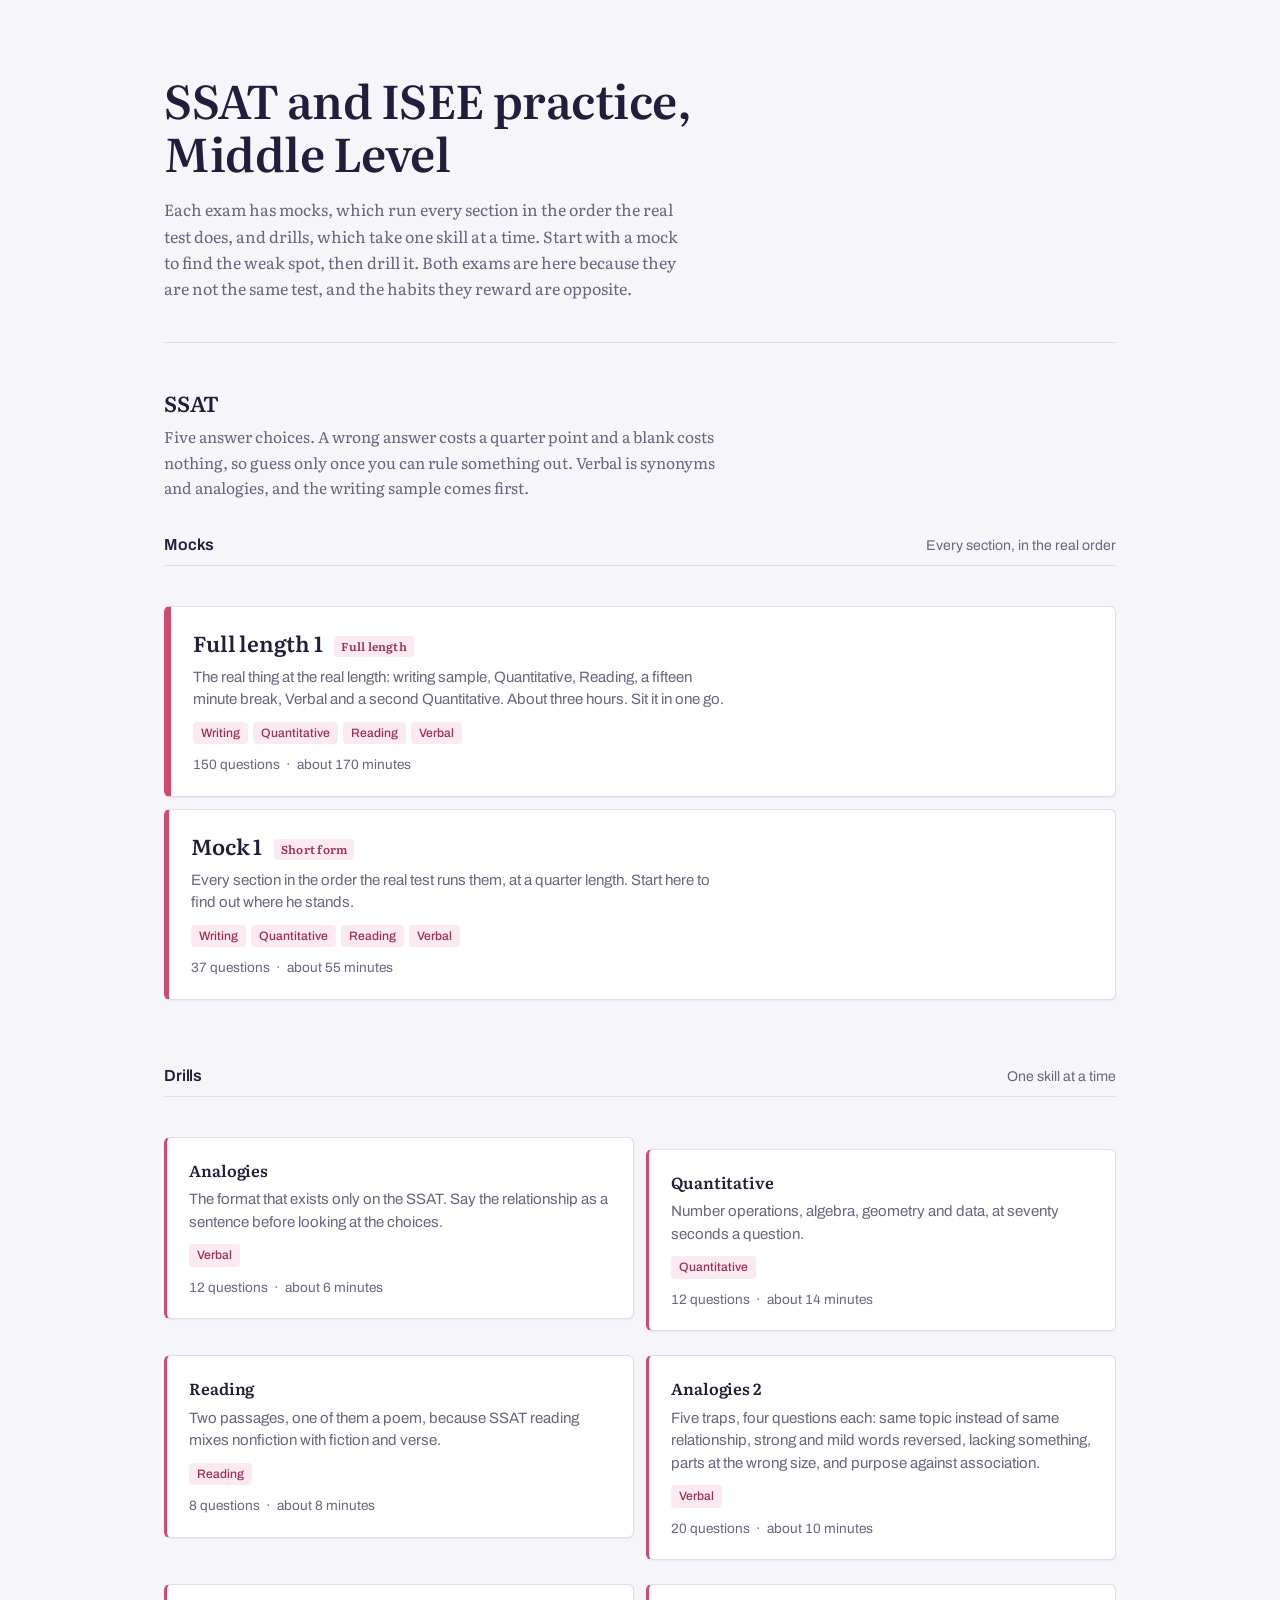
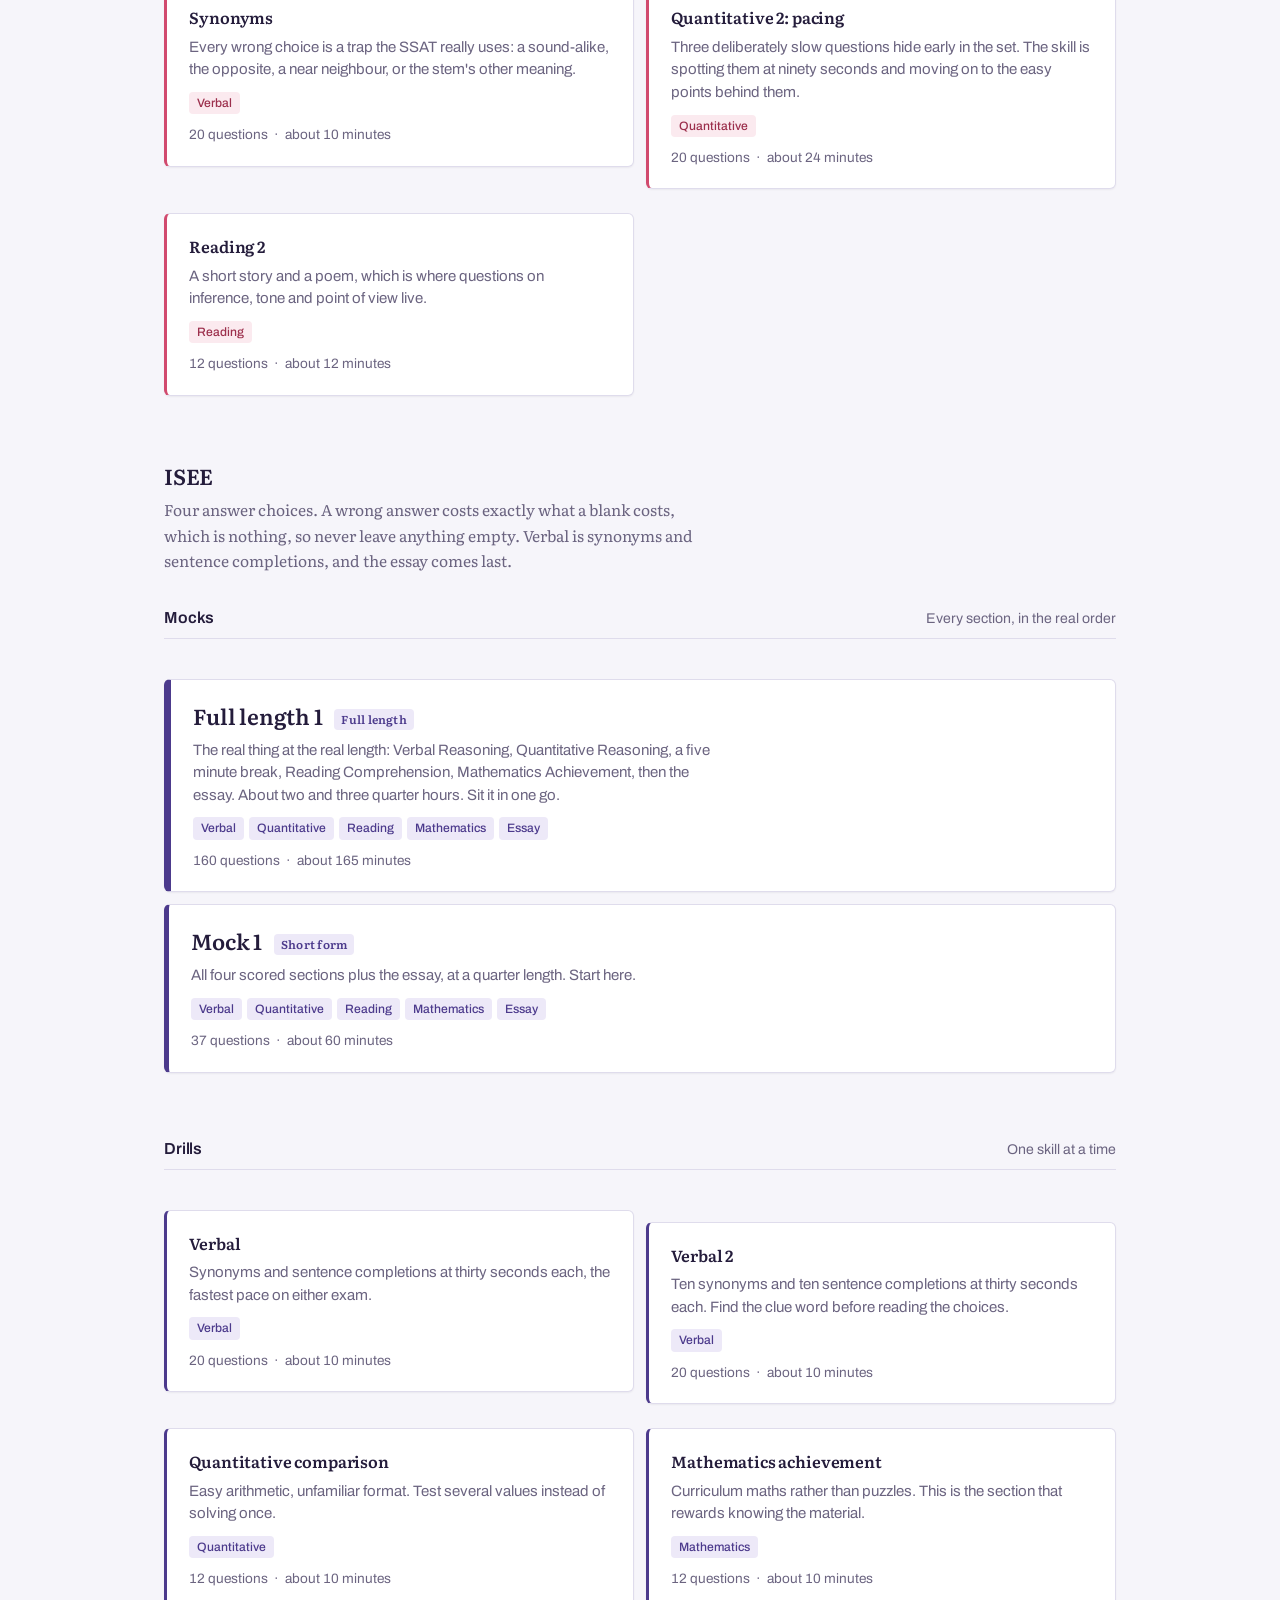
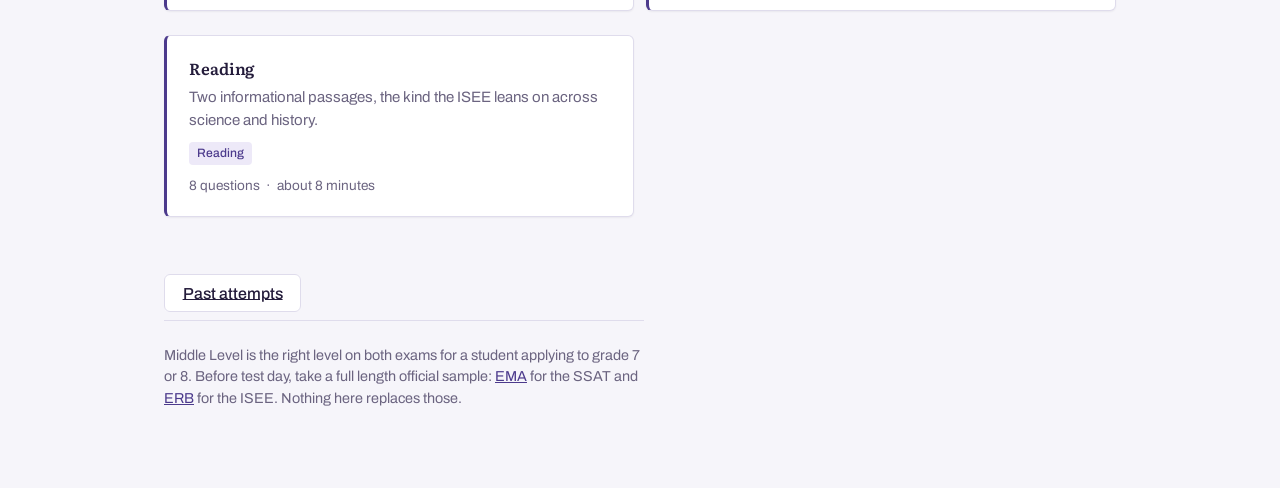
<file: index.html>
<!doctype html>
<html lang="en">
<head>
<meta charset="utf-8">
<meta name="viewport" content="width=device-width, initial-scale=1">
<title>SSAT and ISEE practice</title>
<link rel="preconnect" href="https://fonts.googleapis.com">
<link rel="preconnect" href="https://fonts.gstatic.com" crossorigin>
<link href="https://fonts.googleapis.com/css2?family=Archivo:wght@400;500;600&family=Literata:opsz,wght@7..72,400;7..72,600&display=swap" rel="stylesheet">
<link rel="stylesheet" href="assets/style.css">
</head>
<body>

<div class="wrap">
  <header class="masthead">
    <h1>SSAT and ISEE practice, Middle Level</h1>
    <p>Each exam has mocks, which run every section in the order the real test does, and drills,
    which take one skill at a time. Start with a mock to find the weak spot, then drill it. Both
    exams are here because they are not the same test, and the habits they reward are opposite.</p>
  </header>

  <div id="groups">
    <p class="empty">Loading the test list.</p>
  </div>

  <div id="attempted"></div>

  <p style="margin:2.5rem 0 0"><a class="btn" href="results.html">Past attempts</a></p>

  <p class="note">Middle Level is the right level on both exams for a student applying to grade 7
  or 8. Before test day, take a full length official sample:
  <a href="https://www.ssat.org/">EMA</a> for the SSAT and
  <a href="https://www.erblearn.org/families/isee-preparation/">ERB</a> for the ISEE. Nothing here
  replaces those.</p>
</div>

<script>
var STORE = "prep:attempts";

var LEDE = {
  SSAT: "Five answer choices. A wrong answer costs a quarter point and a blank costs nothing, so guess only once you can rule something out. Verbal is synonyms and analogies, and the writing sample comes first.",
  ISEE: "Four answer choices. A wrong answer costs exactly what a blank costs, which is nothing, so never leave anything empty. Verbal is synonyms and sentence completions, and the essay comes last."
};

var KIND = {
  mock: { title: "Mocks", hint: "Every section, in the real order" },
  drill: { title: "Drills", hint: "One skill at a time" }
};

function esc(s) {
  return String(s).replace(/[&<>"']/g, function (c) {
    return { "&": "&amp;", "<": "&lt;", ">": "&gt;", '"': "&quot;", "'": "&#39;" }[c];
  });
}

function loadAttempts() {
  try { return JSON.parse(localStorage.getItem(STORE) || "[]"); } catch (e) { return []; }
}

function shortDate(iso) {
  return new Date(iso).toLocaleDateString(undefined, { day: "numeric", month: "short" });
}

function totals(a) {
  var r = 0, w = 0, t = 0, sec = 0;
  a.sections.forEach(function (s) { r += s.right; w += s.wrong; t += s.total; sec += s.seconds; });
  return { right: r, wrong: w, total: t, seconds: sec, raw: r - w * (a.wrongPenalty || 0) };
}

function lengthLabel(t) {
  if (t.format === "full") return "Full length";
  if (t.kind === "mock") return "Short form";
  return "";
}

/* An unfinished sitting leaves a snapshot under prep:snapshot:<id>:<seq>. Say so on the card. */
function inProgress(id) {
  try {
    for (var i = 0; i < localStorage.length; i++) {
      var k = localStorage.key(i);
      if (k && k.indexOf("prep:snapshot:" + id + ":") === 0) return true;
    }
  } catch (e) {}
  return false;
}

function resumeTag(t) {
  return inProgress(t.id) ? ' <span class="length resume">In progress</span>' : "";
}

function card(t, exam) {
  var chips = (t.covers || []).map(function (c) {
    return '<span class="chip">' + esc(c) + "</span>";
  }).join("");
  var label = lengthLabel(t);
  return '<li><a class="test-card ' + exam.toLowerCase() + " " + t.kind + (t.format === "full" ? " full" : "") +
    '" href="test.html?id=' + encodeURIComponent(t.id) + '">' +
    "<h2>" + esc(t.title) + (label ? ' <span class="length">' + label + "</span>" : "") + resumeTag(t) + "</h2>" +
    "<p>" + (inProgress(t.id) ? "You have an unfinished attempt here. Open the test to resume it. " : "") + esc(t.blurb) + "</p>" +
    (chips ? '<div class="covers">' + chips + "</div>" : "") +
    '<div class="test-meta">' + t.questions + " questions &nbsp;·&nbsp; about " +
    t.minutes + " minutes</div></a></li>";
}

/* A test that has been taken at least once moves out of its exam group and into Attempted, where
   every sitting is listed with its score so progress across attempts can be read at a glance. */
function attemptedCard(t, attempts) {
  var sorted = attempts.slice().sort(function (a, b) { return a.takenAt.localeCompare(b.takenAt); });
  var latest = sorted[sorted.length - 1];
  var penalty = latest.wrongPenalty || 0;
  var score = function (a) { var x = totals(a); return penalty ? x.raw.toFixed(2) : String(x.right); };
  var best = sorted.reduce(function (m, a) {
    var v = penalty ? totals(a).raw : totals(a).right;
    return v > m ? v : m;
  }, -Infinity);
  var total = totals(latest).total;
  var first = totals(sorted[0]), last = totals(latest);
  var delta = penalty ? last.raw - first.raw : last.right - first.right;
  var trend = sorted.length < 2 ? ""
    : delta > 0 ? "up " + (penalty ? delta.toFixed(2) : delta) + " since the first sitting"
    : delta < 0 ? "down " + (penalty ? (-delta).toFixed(2) : -delta) + " since the first sitting"
    : "level with the first sitting";
  var label = lengthLabel(t);

  var history = sorted.map(function (a) {
    return '<a class="chip score-chip" href="test.html?id=' + encodeURIComponent(t.id) +
      "&attempt=" + encodeURIComponent(a.takenAt) + '" title="Review this attempt">' +
      score(a) + "/" + totals(a).total + " &nbsp;·&nbsp; " + esc(shortDate(a.takenAt)) + "</a>";
  }).join("");

  return '<li><div class="test-card attempted ' + t.exam.toLowerCase() + " " + t.kind + '">' +
    '<p class="eyebrow">' + esc(t.exam) + " &nbsp;·&nbsp; " + (t.kind === "mock" ? "Mock" : "Drill") + "</p>" +
    "<h2>" + esc(t.title) + (label ? ' <span class="length">' + label + "</span>" : "") + resumeTag(t) + "</h2>" +
    '<div class="test-meta">' + sorted.length + (sorted.length === 1 ? " attempt" : " attempts") +
    " &nbsp;·&nbsp; latest " + score(latest) + " / " + total +
    " &nbsp;·&nbsp; best " + (penalty ? best.toFixed(2) : best) + " / " + total +
    (trend ? " &nbsp;·&nbsp; " + trend : "") +
    (penalty ? '<span class="hint"> (raw, with the quarter point deduction)</span>' : "") + "</div>" +
    '<div class="covers history-chips">' + history + "</div>" +
    '<div class="actions">' +
    '<a class="btn btn-primary" href="test.html?id=' + encodeURIComponent(t.id) +
      "&attempt=" + encodeURIComponent(latest.takenAt) + '">Review latest</a>' +
    '<a class="btn" href="test.html?id=' + encodeURIComponent(t.id) + '">' + (inProgress(t.id) ? "Resume" : "Retake") + "</a>" +
    "</div></div></li>";
}

fetch("tests/manifest.json")
  .then(function (r) { if (!r.ok) throw new Error("manifest missing"); return r.json(); })
  .then(function (tests) {
    var attempts = loadAttempts();
    var byTest = {};
    attempts.forEach(function (a) { (byTest[a.testId] = byTest[a.testId] || []).push(a); });

    var fresh = tests.filter(function (t) { return !byTest[t.id]; });
    var done = tests.filter(function (t) { return byTest[t.id]; });

    var html = ["SSAT", "ISEE"].map(function (exam) {
      var mine = tests.filter(function (t) { return t.exam === exam; });
      if (!mine.length) return "";
      var open = fresh.filter(function (t) { return t.exam === exam; });
      var body;
      if (!open.length) {
        body = '<p class="empty" style="margin:1.25rem 0 0">Every ' + exam + " test here has been taken at least once. " +
          'They are under <a href="#attempted">Attempted</a>, ready to review or retake.</p>';
      } else {
        body = ["mock", "drill"].map(function (kind) {
          var group = open.filter(function (t) { return (t.kind || "drill") === kind; });
          if (!group.length) return "";
          if (kind === "mock") group.sort(function (a, b) { return (b.format === "full") - (a.format === "full"); });
          return '<div class="kind-group"><div class="kind-head"><h3>' + KIND[kind].title +
            '</h3><span class="hint">' + KIND[kind].hint + "</span></div>" +
            '<ul class="test-list' + (kind === "drill" ? " drill-grid" : "") + '">' +
            group.map(function (t) { return card(t, exam); }).join("") + "</ul></div>";
        }).join("");
      }
      return '<section class="exam-group"><h2>' + exam + "</h2>" +
        '<p class="lede">' + LEDE[exam] + "</p>" + body + "</section>";
    }).join("");
    document.getElementById("groups").innerHTML = html;

    if (done.length) {
      done.sort(function (a, b) {
        var la = byTest[a.id].reduce(function (m, x) { return x.takenAt > m ? x.takenAt : m; }, "");
        var lb = byTest[b.id].reduce(function (m, x) { return x.takenAt > m ? x.takenAt : m; }, "");
        return lb.localeCompare(la);
      });
      document.getElementById("attempted").innerHTML =
        '<section class="exam-group" id="attempted-section"><h2>Attempted</h2>' +
        '<p class="lede">Tests taken in this browser, most recent first. Every sitting keeps its score. ' +
        "Open one to see its explanations, or retake it for a fresh timed run.</p>" +
        '<ul class="test-list">' + done.map(function (t) { return attemptedCard(t, byTest[t.id]); }).join("") +
        "</ul></section>";
    }
  })
  .catch(function () {
    document.getElementById("groups").innerHTML =
      '<p class="empty">The test list did not load. Browsers block one local file from reading ' +
      'another, so opening index.html straight from your hard drive will not work. Run ' +
      '<code>python3 -m http.server</code> in this folder and open <code>localhost:8000</code>, ' +
      "or push the folder to GitHub Pages.</p>";
  });
</script>

</body>
</html>
</file>
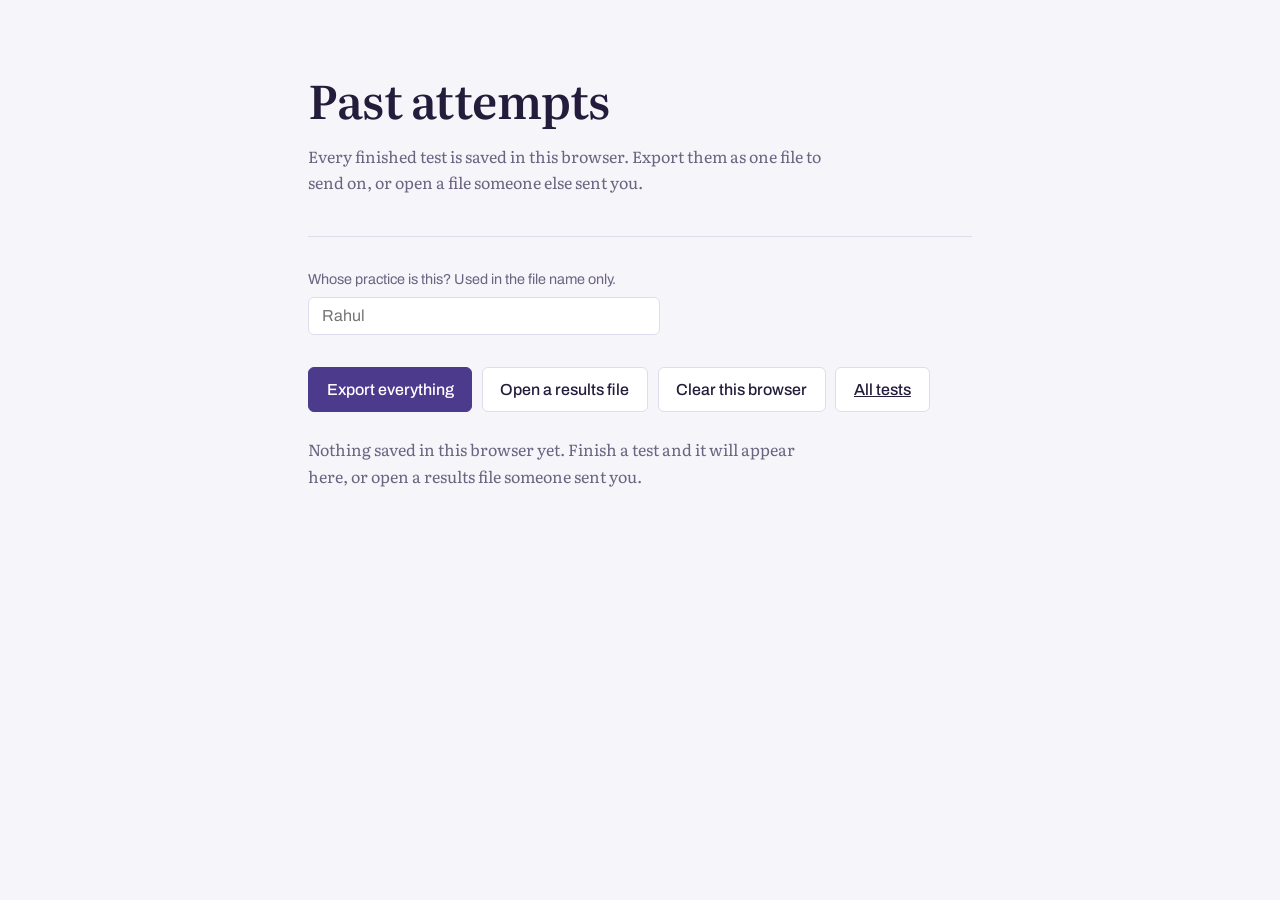
<file: results.html>
<!doctype html>
<html lang="en">
<head>
<meta charset="utf-8">
<meta name="viewport" content="width=device-width, initial-scale=1">
<title>Past attempts, SSAT and ISEE practice</title>
<link rel="preconnect" href="https://fonts.googleapis.com">
<link rel="preconnect" href="https://fonts.gstatic.com" crossorigin>
<link href="https://fonts.googleapis.com/css2?family=Archivo:wght@400;500;600&family=Literata:opsz,wght@7..72,400;7..72,600&display=swap" rel="stylesheet">
<link rel="stylesheet" href="assets/style.css">
</head>
<body>

<div class="wrap narrow">
  <header class="masthead">
    <h1>Past attempts</h1>
    <p>Every finished test is saved in this browser. Export them as one file to send on, or open a
    file someone else sent you.</p>
  </header>

  <section style="margin:2rem 0">
    <label for="who" style="display:block;font-size:0.9rem;color:var(--muted);margin-bottom:0.4rem">
      Whose practice is this? Used in the file name only.</label>
    <input id="who" type="text" placeholder="Rahul"
      style="width:100%;max-width:22rem;padding:0.6rem 0.8rem;border:1px solid var(--line);
      border-radius:6px;font-family:inherit;font-size:1rem;background:var(--slide);color:var(--ink)">
  </section>

  <div style="display:flex;gap:0.6rem;flex-wrap:wrap;margin:1.5rem 0">
    <button class="btn btn-primary" id="exportAll">Export everything</button>
    <button class="btn" id="openFile">Open a results file</button>
    <button class="btn" id="clearAll">Clear this browser</button>
    <a class="btn" href="index.html">All tests</a>
  </div>
  <input type="file" id="picker" accept="application/json,.json" style="display:none">

  <div id="list"></div>
  <div id="viewer"></div>
  <div style="height:4rem"></div>
</div>

<script>
var STORE = "prep:attempts", NAME_KEY = "prep:student";

function load() {
  try { return JSON.parse(localStorage.getItem(STORE) || "[]"); } catch (e) { return []; }
}
function save(all) {
  try { localStorage.setItem(STORE, JSON.stringify(all)); return true; } catch (e) { return false; }
}
function esc(s) {
  return String(s).replace(/[&<>"']/g, function (c) {
    return { "&": "&amp;", "<": "&lt;", ">": "&gt;", '"': "&quot;", "'": "&#39;" }[c];
  });
}
function mmss(s) {
  s = Math.max(0, Math.round(s));
  return Math.floor(s / 60) + ":" + String(s % 60).padStart(2, "0");
}
function when(iso) {
  var d = new Date(iso);
  return d.toLocaleDateString(undefined, { day: "numeric", month: "short", year: "numeric" }) +
    ", " + d.toLocaleTimeString(undefined, { hour: "numeric", minute: "2-digit" });
}
function totals(a) {
  var r = 0, w = 0, b = 0, t = 0, sec = 0;
  a.sections.forEach(function (s) { r += s.right; w += s.wrong; b += s.blank; t += s.total; sec += s.seconds; });
  return { right: r, wrong: w, blank: b, total: t, seconds: sec, raw: r - w * (a.wrongPenalty || 0) };
}
function fileFor(a) {
  var who = (a.student || "attempt").toLowerCase().replace(/[^a-z0-9]+/g, "-").replace(/^-|-$/g, "");
  return who + "-" + a.testId + "-" + a.takenAt.slice(0, 10) + ".json";
}
function download(obj, name) {
  var blob = new Blob([JSON.stringify(obj, null, 2)], { type: "application/json" });
  var a = document.createElement("a");
  a.href = URL.createObjectURL(blob);
  a.download = name;
  a.click();
  URL.revokeObjectURL(a.href);
}

function renderAttempt(a, i) {
  var t = totals(a);
  return '<div class="review-item ' + (t.right / t.total >= 0.6 ? "right" : "wrong") + '">' +
    '<div class="verdict">' + esc(a.exam) + " " + esc(a.level) + " &nbsp;·&nbsp; " + when(a.takenAt) + "</div>" +
    "<p class=\"stem\" style=\"margin:0.4rem 0 0.9rem\">" + esc(a.testTitle) + "</p>" +
    a.sections.map(function (s) {
      return '<div class="scoreline"><div class="name">' + esc(s.name) + "</div>" +
        '<div class="val">' + s.right + " / " + s.total + "</div>" +
        '<div class="time">' + mmss(s.seconds) + "</div></div>";
    }).join("") +
    '<p class="why">' + t.right + " right, " + t.wrong + " wrong, " + t.blank + " blank in " +
    mmss(t.seconds) + (a.wrongPenalty ? ". Raw score " + t.raw.toFixed(2) : "") +
    (a.writing && a.writing.words ? ". Writing sample " + a.writing.words + " words." : "") + "</p>" +
    (a.writing && a.writing.text && a.writing.text.trim()
      ? "<details class=\"essay-details\"><summary>Read the writing</summary>" +
        (a.writing.prompt ? '<p class="stem" style="font-size:1rem;margin-top:0.8rem">' + esc(a.writing.prompt) + "</p>" : "") +
        '<div class="essay-view">' + esc(a.writing.text) + "</div></details>"
      : "") +
    '<div style="display:flex;gap:0.5rem;flex-wrap:wrap;margin-top:0.9rem">' +
    '<a class="btn btn-primary" data-review href="test.html?id=' + encodeURIComponent(a.testId) +
      "&attempt=" + encodeURIComponent(a.takenAt) + '">Review</a>' +
    '<a class="btn" data-review href="test.html?id=' + encodeURIComponent(a.testId) + '">Retake</a>' +
    '<button class="btn" data-dl="' + i + '">Download</button>' +
    '<button class="btn" data-rm="' + i + '">Delete</button></div>' +
    "</div>";
}

/* One line per test, so repeat sittings read as a trend before the individual attempts below. */
function renderByTest(all) {
  var by = {};
  all.forEach(function (a) { (by[a.testId] = by[a.testId] || []).push(a); });
  var ids = Object.keys(by).filter(function (id) { return by[id].length > 1; });
  if (!ids.length) return "";
  return "<h3 style=\"font-family:var(--serif);font-size:1.3rem;margin:2rem 0 0.4rem\">Across attempts</h3>" +
    '<p class="empty" style="margin-bottom:1rem">Tests taken more than once. SSAT scores are raw, with the quarter point deduction.</p>' +
    '<div class="history" style="margin-bottom:2rem">' + ids.map(function (id) {
      var list = by[id].slice().sort(function (a, b) { return a.takenAt.localeCompare(b.takenAt); });
      var p = list[0].wrongPenalty || 0;
      var val = function (a) { var t = totals(a); return p ? t.raw : t.right; };
      var show = function (v) { return p ? v.toFixed(2) : String(v); };
      var first = val(list[0]), last = val(list[list.length - 1]);
      var best = Math.max.apply(null, list.map(val));
      var total = totals(list[0]).total;
      var trend = last > first ? "up " + show(last - first) : last < first ? "down " + show(first - last) : "level";
      return '<div class="history-row"><span class="when">' + esc(list[0].exam) + " " + esc(list[0].testTitle) + "</span>" +
        '<span class="bar"><span style="width:' + Math.round((totals(list[list.length - 1]).right / total) * 100) + '%"></span></span>' +
        '<span class="score">' + show(last) + " / " + total + "</span>" +
        '<span class="time">best ' + show(best) + ", " + trend + " over " + list.length + " sittings</span>" +
        '<a class="btn-quiet" href="test.html?id=' + encodeURIComponent(id) + "&attempt=" +
        encodeURIComponent(list[list.length - 1].takenAt) + '">Review latest</a></div>';
    }).join("") + "</div>";
}

function draw() {
  var all = load();
  var el = document.getElementById("list");
  if (!all.length) {
    el.innerHTML = '<p class="empty">Nothing saved in this browser yet. Finish a test and it will ' +
      'appear here, or open a results file someone sent you.</p>';
    return;
  }
  all.sort(function (a, b) { return b.takenAt.localeCompare(a.takenAt); });
  el.innerHTML = renderByTest(all) +
    "<h3 style=\"font-family:var(--serif);font-size:1.3rem;margin-bottom:1rem\">" +
    all.length + (all.length === 1 ? " attempt" : " attempts") + "</h3>" +
    all.map(renderAttempt).join("");

  el.querySelectorAll("[data-dl]").forEach(function (b) {
    b.onclick = function () {
      var a = load().sort(function (x, y) { return y.takenAt.localeCompare(x.takenAt); })[+b.dataset.dl];
      download(a, fileFor(a));
    };
  });
  el.querySelectorAll("[data-rm]").forEach(function (b) {
    b.onclick = function () {
      var sorted = load().sort(function (x, y) { return y.takenAt.localeCompare(x.takenAt); });
      var gone = sorted[+b.dataset.rm];
      if (!confirm("Delete the " + gone.testTitle + " attempt from " + when(gone.takenAt) + "?")) return;
      sorted.splice(+b.dataset.rm, 1);
      save(sorted);
      draw();
    };
  });
}

var who = document.getElementById("who");
try { who.value = localStorage.getItem(NAME_KEY) || ""; } catch (e) {}
who.oninput = function () {
  try { localStorage.setItem(NAME_KEY, who.value.trim()); } catch (e) {}
};

document.getElementById("exportAll").onclick = function () {
  var all = load();
  if (!all.length) { alert("Nothing to export yet."); return; }
  var name = (who.value.trim() || "attempts").toLowerCase().replace(/[^a-z0-9]+/g, "-");
  download({ student: who.value.trim(), exported: new Date().toISOString(), attempts: all },
    name + "-all-attempts-" + new Date().toISOString().slice(0, 10) + ".json");
};

document.getElementById("clearAll").onclick = function () {
  var all = load();
  if (!all.length) { alert("Nothing saved in this browser."); return; }
  if (!confirm("Delete all " + all.length + " saved attempts from this browser? Export them first if you want to keep them.")) return;
  save([]);
  // Unfinished sittings go too, so nothing offers to resume into a cleared history.
  try {
    var gone = [];
    for (var i = 0; i < localStorage.length; i++) {
      var k = localStorage.key(i);
      if (k && k.indexOf("prep:snapshot:") === 0) gone.push(k);
    }
    gone.forEach(function (k) { localStorage.removeItem(k); });
  } catch (e) {}
  draw();
};

document.getElementById("openFile").onclick = function () { document.getElementById("picker").click(); };
document.getElementById("picker").onchange = function (e) {
  var f = e.target.files[0];
  if (!f) return;
  var reader = new FileReader();
  reader.onload = function () {
    var data;
    try { data = JSON.parse(reader.result); }
    catch (err) {
      document.getElementById("viewer").innerHTML =
        '<p class="rule warn">That file is not readable JSON, so nothing was opened.</p>';
      return;
    }
    var list = Array.isArray(data) ? data : data.attempts ? data.attempts : [data];
    list = list.filter(function (a) { return a && a.testId && a.takenAt && Array.isArray(a.sections); });
    if (!list.length) {
      document.getElementById("viewer").innerHTML =
        '<p class="rule warn">That file does not contain any attempts, so nothing was opened.</p>';
      return;
    }
    // Attempts already in this browser are matched by test and time taken, so importing the same
    // file twice adds nothing.
    var have = {};
    load().forEach(function (a) { have[a.testId + "|" + a.takenAt] = true; });
    var fresh = list.filter(function (a) { return !have[a.testId + "|" + a.takenAt]; });
    document.getElementById("viewer").innerHTML =
      "<h3 style=\"font-family:var(--serif);font-size:1.3rem;margin:2.5rem 0 0.4rem\">From " +
      esc(f.name) + "</h3><p class=\"empty\" style=\"margin-bottom:1rem\">Viewing only. Nothing " +
      "from this file is added to this browser unless you press the button below.</p>" +
      '<div style="display:flex;gap:0.5rem;flex-wrap:wrap;margin:0 0 1.25rem">' +
      (fresh.length
        ? '<button class="btn btn-primary" id="importAll">Add ' + fresh.length +
          (fresh.length === 1 ? " attempt" : " attempts") + " to this browser</button>"
        : '<span class="empty">Every attempt in this file is already saved here.</span>') +
      "</div>" + list.map(renderAttempt).join("");
    // A file from another device cannot be reviewed here until it is added, since review reads the
    // answers from this browser.
    document.getElementById("viewer").querySelectorAll("[data-dl],[data-rm],[data-review]").forEach(function (b) {
      b.remove();
    });
    var imp = document.getElementById("importAll");
    if (imp) imp.onclick = function () {
      var all = load().concat(fresh);
      if (!save(all)) { alert("This browser would not save the attempts. Private windows often refuse."); return; }
      document.getElementById("viewer").innerHTML = "";
      draw();
      window.scrollTo(0, 0);
    };
  };
  reader.readAsText(f);
  e.target.value = "";
};

draw();
</script>

</body>
</html>
</file>
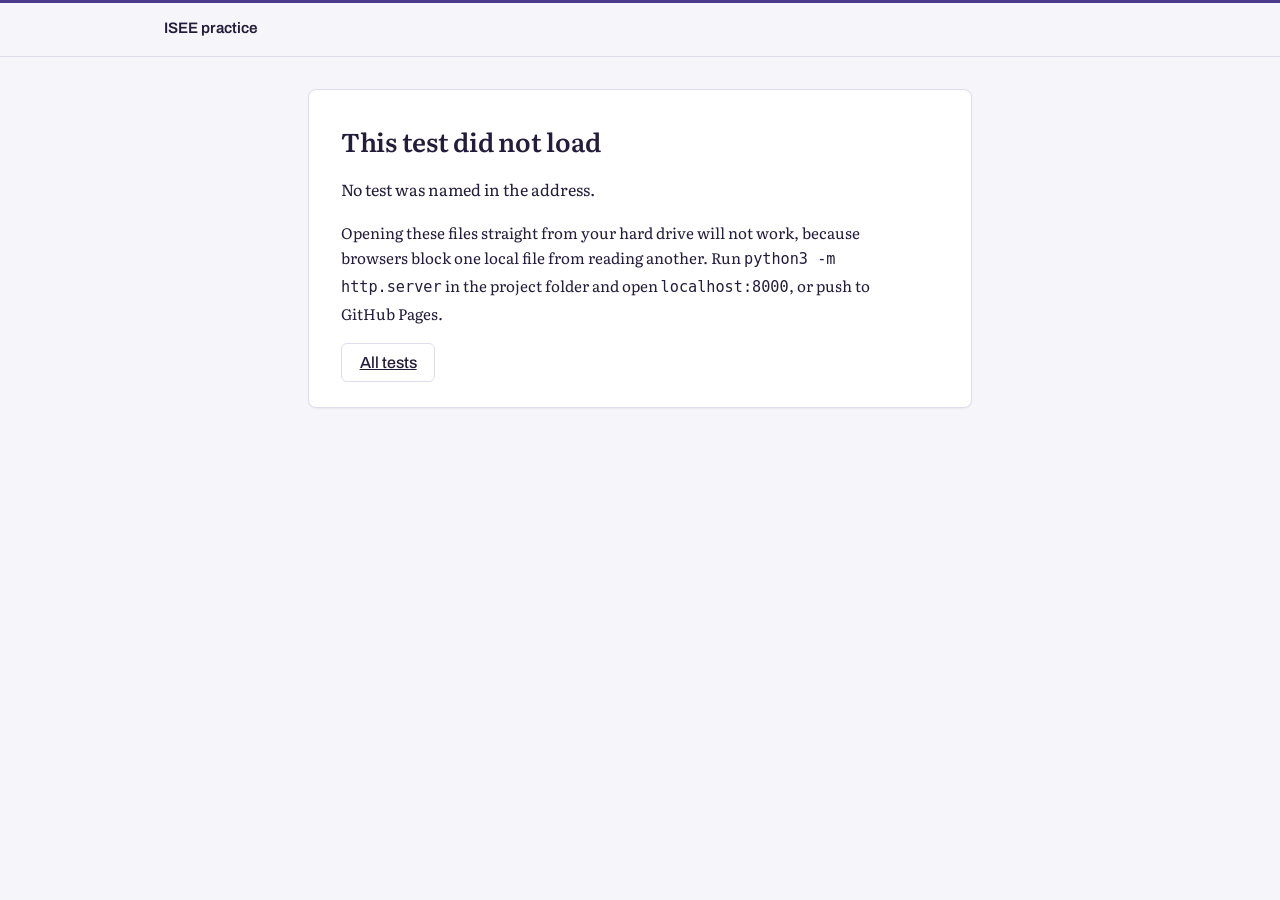
<file: test.html>
<!doctype html>
<html lang="en">
<head>
<meta charset="utf-8">
<meta name="viewport" content="width=device-width, initial-scale=1">
<title>ISEE practice</title>
<link rel="preconnect" href="https://fonts.googleapis.com">
<link rel="preconnect" href="https://fonts.gstatic.com" crossorigin>
<link href="https://fonts.googleapis.com/css2?family=Archivo:wght@400;500;600&family=Literata:opsz,wght@7..72,400;7..72,600&display=swap" rel="stylesheet">
<link rel="stylesheet" href="assets/style.css">
</head>
<body>

<div class="rail" aria-hidden="true"><div class="rail-fill" id="railFill"></div></div>

<div class="topbar">
  <div class="wrap topbar-inner">
    <span class="section-name" id="sectionName">ISEE practice</span>
    <span class="spacer"></span>
    <span class="counter" id="counter"></span>
    <span class="clock" id="clock" role="timer" aria-live="off"></span>
  </div>
</div>

<main id="app"></main>

<script src="assets/engine.js"></script>
</body>
</html>
</file>
<file: assets/style.css>
/* ISEE practice — palette drawn from hematoxylin and eosin staining */

:root {
  --paper: #f6f5fa;
  --slide: #ffffff;
  --ink: #241c3b;
  --muted: #6b6480;
  --stain: #4c3a8c;
  --stain-soft: #ede9f8;
  --eosin: #d14a6e;
  --correct: #1b7a5a;
  --correct-soft: #e6f4ee;
  --wrong: #c0395b;
  --wrong-soft: #fbeaee;
  --line: #dfdcec;
  --shadow: 0 1px 2px rgba(36, 28, 59, 0.06);
  --serif: "Literata", Georgia, serif;
  --sans: "Archivo", system-ui, -apple-system, sans-serif;
}

* { box-sizing: border-box; }

html { -webkit-text-size-adjust: 100%; }

body {
  margin: 0;
  background: var(--paper);
  color: var(--ink);
  font-family: var(--sans);
  font-size: 16px;
  line-height: 1.5;
}

h1, h2, h3 { font-weight: 600; letter-spacing: -0.01em; margin: 0; }

a { color: var(--stain); }

button {
  font-family: inherit;
  font-size: inherit;
  cursor: pointer;
}

:focus-visible {
  outline: 2px solid var(--stain);
  outline-offset: 2px;
  border-radius: 3px;
}

.wrap {
  max-width: 62rem;
  margin: 0 auto;
  padding: 0 1.25rem;
}

.narrow { max-width: 44rem; }

/* ---------- buttons ---------- */

.btn {
  border: 1px solid var(--line);
  background: var(--slide);
  color: var(--ink);
  padding: 0.6rem 1.1rem;
  border-radius: 6px;
  font-weight: 500;
}

.btn:hover:not(:disabled) { border-color: var(--stain); }

.btn:disabled { opacity: 0.4; cursor: not-allowed; }

.btn-primary {
  background: var(--stain);
  border-color: var(--stain);
  color: #fff;
}

.btn-primary:hover:not(:disabled) { background: #3d2d75; border-color: #3d2d75; }

.btn-quiet {
  border: none;
  background: none;
  color: var(--muted);
  padding: 0.6rem 0.5rem;
}

.btn-quiet:hover { color: var(--ink); }

/* ---------- home ---------- */

.masthead {
  padding: 4.5rem 0 2.5rem;
  border-bottom: 1px solid var(--line);
}

.masthead h1 {
  font-family: var(--serif);
  font-size: clamp(2rem, 5vw, 2.9rem);
  line-height: 1.15;
  max-width: 20ch;
}

.masthead p {
  font-family: var(--serif);
  color: var(--muted);
  max-width: 58ch;
  margin: 1.1rem 0 0;
  line-height: 1.65;
}

.test-list { list-style: none; padding: 0; margin: 2.5rem 0 4rem; }

.test-list li + li { margin-top: 0.75rem; }

.test-card {
  display: block;
  background: var(--slide);
  border: 1px solid var(--line);
  border-left: 3px solid var(--stain);
  border-radius: 6px;
  padding: 1.25rem 1.4rem;
  text-decoration: none;
  color: inherit;
  box-shadow: var(--shadow);
}

.test-card:hover { border-color: var(--stain); }

.test-card h2 { font-size: 1.1rem; }

.test-card p { margin: 0.4rem 0 0; color: var(--muted); font-size: 0.94rem; max-width: 60ch; }

.test-meta {
  margin-top: 0.7rem;
  font-size: 0.85rem;
  color: var(--muted);
  font-variant-numeric: tabular-nums;
}

.note {
  border-top: 1px solid var(--line);
  padding: 1.5rem 0 4rem;
  color: var(--muted);
  font-size: 0.9rem;
  max-width: 60ch;
}

/* ---------- timer rail ---------- */

.rail {
  position: fixed;
  top: 0; left: 0; right: 0;
  height: 3px;
  background: var(--stain-soft);
  z-index: 40;
}

.rail-fill {
  height: 100%;
  width: 100%;
  background: var(--stain);
  transform-origin: left;
  transition: transform 1s linear;
}

.rail-fill.low { background: var(--eosin); }

@media (prefers-reduced-motion: reduce) {
  .rail-fill { transition: none; }
}

/* ---------- test chrome ---------- */

.topbar {
  position: sticky;
  top: 0;
  background: rgba(246, 245, 250, 0.94);
  backdrop-filter: blur(6px);
  border-bottom: 1px solid var(--line);
  z-index: 30;
}

.topbar-inner {
  display: flex;
  align-items: center;
  gap: 1rem;
  height: 3.5rem;
}

.topbar .section-name { font-weight: 600; font-size: 0.95rem; }

.topbar .spacer { flex: 1; }

.clock {
  font-variant-numeric: tabular-nums;
  font-weight: 600;
  font-size: 1.05rem;
}

.clock.low { color: var(--eosin); }

.counter { color: var(--muted); font-size: 0.9rem; font-variant-numeric: tabular-nums; }

main { padding: 2rem 0 7rem; }

/* ---------- section intro ---------- */

.intro { background: var(--slide); border: 1px solid var(--line); border-radius: 8px; padding: 2rem; box-shadow: var(--shadow); }

.intro h2 { font-family: var(--serif); font-size: 1.6rem; }

.intro p { font-family: var(--serif); line-height: 1.7; max-width: 62ch; }

.facts { list-style: none; padding: 0; margin: 1.5rem 0; border-top: 1px solid var(--line); }

.facts li {
  display: flex;
  justify-content: space-between;
  gap: 1rem;
  padding: 0.7rem 0;
  border-bottom: 1px solid var(--line);
  font-size: 0.95rem;
}

.facts .k { color: var(--muted); }

.facts .v { font-variant-numeric: tabular-nums; font-weight: 500; }

/* ---------- question ---------- */

.qgrid { display: grid; gap: 1.75rem; }

@media (min-width: 60rem) {
  .qgrid.has-passage { grid-template-columns: 1fr 1fr; align-items: start; }
  .qgrid.has-passage .passage { position: sticky; top: 5rem; max-height: calc(100vh - 8rem); overflow-y: auto; }
}

.passage {
  background: var(--slide);
  border: 1px solid var(--line);
  border-radius: 8px;
  padding: 1.5rem;
  font-family: var(--serif);
  line-height: 1.75;
  box-shadow: var(--shadow);
}

.passage p { margin: 0 0 1rem; max-width: 68ch; }

.passage p:last-child { margin-bottom: 0; }

.qcard {
  background: var(--slide);
  border: 1px solid var(--line);
  border-radius: 8px;
  padding: 1.6rem;
  box-shadow: var(--shadow);
}

.qnum { color: var(--muted); font-size: 0.85rem; font-variant-numeric: tabular-nums; }

.stem {
  font-family: var(--serif);
  font-size: 1.12rem;
  line-height: 1.65;
  margin: 0.5rem 0 1.4rem;
  max-width: 64ch;
}

.stem.term { font-weight: 600; letter-spacing: 0.04em; }

.compare {
  width: 100%;
  border-collapse: collapse;
  margin: 0 0 1.4rem;
  font-family: var(--serif);
}

.compare th, .compare td {
  border: 1px solid var(--line);
  padding: 0.85rem 1rem;
  text-align: left;
}

.compare th { background: var(--stain-soft); font-family: var(--sans); font-size: 0.85rem; font-weight: 600; }

.choices { display: grid; gap: 0.6rem; }

.choice {
  display: flex;
  align-items: flex-start;
  gap: 0.85rem;
  width: 100%;
  text-align: left;
  background: var(--slide);
  border: 1px solid var(--line);
  border-radius: 6px;
  padding: 0.85rem 1rem;
  font-family: var(--serif);
  line-height: 1.5;
  color: var(--ink);
}

.choice:hover { border-color: var(--stain); background: #fdfcff; }

.choice[aria-checked="true"] { border-color: var(--stain); background: var(--stain-soft); }

.tag {
  flex: none;
  width: 1.6rem;
  height: 1.6rem;
  border: 1px solid var(--line);
  border-radius: 50%;
  display: grid;
  place-items: center;
  font-family: var(--sans);
  font-size: 0.8rem;
  font-weight: 600;
  background: var(--paper);
}

.choice[aria-checked="true"] .tag { background: var(--stain); border-color: var(--stain); color: #fff; }

/* ---------- footer controls ---------- */

.controls {
  position: fixed;
  bottom: 0; left: 0; right: 0;
  background: rgba(246, 245, 250, 0.94);
  backdrop-filter: blur(6px);
  border-top: 1px solid var(--line);
  z-index: 30;
}

.controls-inner { display: flex; align-items: center; gap: 0.6rem; height: 4rem; }

.controls .spacer { flex: 1; }

.dots { display: flex; flex-wrap: wrap; gap: 4px; margin: 0 0.5rem; max-width: 22rem; }

.dot {
  width: 1.45rem; height: 1.45rem;
  border-radius: 4px;
  border: 1px solid var(--line);
  background: var(--slide);
  font-size: 0.72rem;
  font-variant-numeric: tabular-nums;
  color: var(--muted);
  padding: 0;
  display: grid;
  place-items: center;
}

.dot.answered { background: var(--stain-soft); border-color: var(--stain); color: var(--stain); font-weight: 600; }

.dot.current { outline: 2px solid var(--ink); outline-offset: 1px; }

.dot.flagged { border-color: var(--eosin); border-width: 2px; }

@media (max-width: 44rem) { .dots { display: none; } }

/* ---------- essay ---------- */

.essay-box {
  width: 100%;
  min-height: 22rem;
  border: 1px solid var(--line);
  border-radius: 8px;
  padding: 1.4rem;
  font-family: var(--serif);
  font-size: 1.05rem;
  line-height: 1.8;
  resize: vertical;
  background: var(--slide);
  color: var(--ink);
}

.wordcount { color: var(--muted); font-size: 0.88rem; font-variant-numeric: tabular-nums; margin-top: 0.6rem; }

/* ---------- results ---------- */

.scoreline {
  display: grid;
  grid-template-columns: 1fr auto auto;
  gap: 1rem;
  align-items: center;
  padding: 0.9rem 0;
  border-bottom: 1px solid var(--line);
}

.scoreline .name { font-weight: 500; }

.scoreline .val { font-variant-numeric: tabular-nums; font-weight: 600; }

.scoreline .time { font-variant-numeric: tabular-nums; color: var(--muted); font-size: 0.9rem; }

.bar { height: 6px; background: var(--stain-soft); border-radius: 3px; overflow: hidden; margin-top: 0.35rem; }

.bar span { display: block; height: 100%; background: var(--stain); }

.review-item {
  background: var(--slide);
  border: 1px solid var(--line);
  border-left: 3px solid var(--line);
  border-radius: 6px;
  padding: 1.2rem 1.3rem;
  margin-bottom: 0.85rem;
}

.review-item.right { border-left-color: var(--correct); }
.review-item.wrong { border-left-color: var(--wrong); }
.review-item.skipped { border-left-color: var(--eosin); }

.review-item .stem { font-size: 1rem; margin-bottom: 0.9rem; }

.verdict { font-size: 0.85rem; font-weight: 600; }
.verdict.right { color: var(--correct); }
.verdict.wrong { color: var(--wrong); }
.verdict.skipped { color: var(--eosin); }

.opt {
  font-family: var(--serif);
  padding: 0.45rem 0.7rem;
  border-radius: 5px;
  margin-bottom: 0.3rem;
  font-size: 0.97rem;
}

.opt.key { background: var(--correct-soft); color: var(--correct); font-weight: 600; }
.opt.chosen-wrong { background: var(--wrong-soft); color: var(--wrong); }

.why {
  font-family: var(--serif);
  line-height: 1.7;
  margin: 0.9rem 0 0;
  padding-top: 0.9rem;
  border-top: 1px solid var(--line);
  max-width: 66ch;
}

.filters { display: flex; gap: 0.5rem; flex-wrap: wrap; margin: 1.5rem 0; }

.filters button { border: 1px solid var(--line); background: var(--slide); border-radius: 999px; padding: 0.35rem 0.9rem; font-size: 0.88rem; color: var(--muted); }

.filters button[aria-pressed="true"] { background: var(--ink); border-color: var(--ink); color: #fff; }

.empty { color: var(--muted); font-family: var(--serif); line-height: 1.7; max-width: 58ch; }

.toast {
  position: fixed;
  bottom: 5.5rem;
  left: 50%;
  transform: translateX(-50%);
  background: var(--ink);
  color: #fff;
  padding: 0.6rem 1.1rem;
  border-radius: 6px;
  font-size: 0.9rem;
  z-index: 50;
}

/* ---------- added for the two exam families ---------- */

.eyebrow {
  font-family: var(--sans);
  font-size: 0.82rem;
  font-weight: 600;
  color: var(--stain);
  margin: 0 0 0.4rem;
}

.rule {
  font-family: var(--serif);
  font-size: 0.97rem;
  line-height: 1.7;
  background: var(--stain-soft);
  border-radius: 6px;
  padding: 0.9rem 1.1rem;
  margin: 1.4rem 0;
  max-width: 64ch;
}

.rule.warn { background: var(--wrong-soft); color: var(--wrong); }

.stem.analogy { font-weight: 600; }

.exam-group { margin: 2.75rem 0 0; }

.exam-group h2 {
  font-family: var(--serif);
  font-size: 1.35rem;
  margin-bottom: 0.3rem;
}

.exam-group .lede {
  font-family: var(--serif);
  color: var(--muted);
  line-height: 1.65;
  max-width: 62ch;
  margin: 0 0 1.25rem;
  font-size: 0.97rem;
}

.test-card.ssat { border-left-color: var(--eosin); }
.test-card.ssat:hover { border-color: var(--eosin); }

/* ---------- mocks and drills ---------- */

.kind-group { margin: 2rem 0 0; }

.kind-head {
  display: flex;
  align-items: baseline;
  justify-content: space-between;
  gap: 1rem;
  border-bottom: 1px solid var(--line);
  padding-bottom: 0.5rem;
  margin-bottom: 1rem;
}

.kind-head h3 { font-size: 1rem; font-weight: 600; margin: 0; }

.kind-head .hint { color: var(--muted); font-size: 0.88rem; }

.covers { display: flex; flex-wrap: wrap; gap: 5px; margin-top: 0.7rem; }

.chip {
  font-size: 0.76rem;
  font-weight: 500;
  color: var(--stain);
  background: var(--stain-soft);
  border-radius: 4px;
  padding: 2px 8px;
}

.test-card.ssat .chip { color: #9c2f4c; background: #fbeaef; }

.test-card.mock { border-left-width: 5px; }

.test-card.drill h2 { font-size: 1rem; }

.drill-grid { display: grid; gap: 0.75rem; }

@media (min-width: 46rem) { .drill-grid { grid-template-columns: 1fr 1fr; } }

/* ---------- full length, breaks, attempted ---------- */

.test-card h2 .length {
  display: inline-block;
  vertical-align: middle;
  margin-left: 0.5rem;
  font-size: 0.72rem;
  font-weight: 600;
  letter-spacing: 0.02em;
  color: var(--stain);
  background: var(--stain-soft);
  border-radius: 4px;
  padding: 2px 7px;
}

.test-card.ssat h2 .length { color: #9c2f4c; background: #fbeaef; }

.test-card.full { border-left-width: 7px; }

.facts li.break-row .k, .facts li.break-row .v { color: var(--eosin); }

.test-card.attempted { border-left-color: var(--line); }
.test-card.attempted:hover { border-color: var(--line); }
.test-card.attempted .eyebrow { margin-bottom: 0.2rem; }
.test-card.attempted .test-meta .hint { color: var(--muted); }
.test-card.attempted .actions { display: flex; gap: 0.5rem; flex-wrap: wrap; margin-top: 1rem; }

.history-chips { margin-top: 0.8rem; }

.score-chip {
  text-decoration: none;
  font-variant-numeric: tabular-nums;
  border: 1px solid transparent;
}

.score-chip:hover { border-color: var(--stain); }

.history { border-top: 1px solid var(--line); }

.history-row {
  display: grid;
  grid-template-columns: minmax(9rem, 1.2fr) 1fr auto auto auto;
  gap: 1rem;
  align-items: center;
  padding: 0.7rem 0;
  border-bottom: 1px solid var(--line);
  font-size: 0.93rem;
}

.history-row .when { color: var(--muted); }
.history-row .when em { font-style: normal; color: var(--stain); font-weight: 600; }
.history-row .score { font-variant-numeric: tabular-nums; font-weight: 600; }
.history-row .time { font-variant-numeric: tabular-nums; color: var(--muted); font-size: 0.88rem; }
.history-row .bar { margin-top: 0; }
.history-row.current { background: var(--stain-soft); margin: 0 -0.6rem; padding-left: 0.6rem; padding-right: 0.6rem; border-radius: 4px; }
.history-row a.btn-quiet { text-decoration: none; padding: 0.2rem 0.4rem; font-size: 0.88rem; }

@media (max-width: 44rem) {
  .history-row { grid-template-columns: 1fr auto auto; }
  .history-row .bar, .history-row .time { display: none; }
}

.topics { border-top: 1px solid var(--line); margin-bottom: 1.5rem; }

.topic-row {
  display: grid;
  grid-template-columns: minmax(9rem, 1fr) 2fr auto;
  gap: 1rem;
  align-items: center;
  padding: 0.55rem 0;
  border-bottom: 1px solid var(--line);
  font-size: 0.93rem;
}

.topic-row .name { text-transform: capitalize; }
.topic-row .score { font-variant-numeric: tabular-nums; font-weight: 600; }
.topic-row .bar { margin-top: 0; }
.topic-row.weak .bar span { background: var(--wrong); }
.topic-row.weak .score { color: var(--wrong); }

/* ---------- writing, readable on review ---------- */

.essay-view {
  white-space: pre-wrap;
  font-family: var(--serif);
  font-size: 1.02rem;
  line-height: 1.8;
  background: var(--slide);
  border: 1px solid var(--line);
  border-radius: 8px;
  padding: 1.4rem;
  max-width: 68ch;
  margin: 0.6rem 0 0;
}

.essay-details { margin-top: 0.9rem; }

.essay-details summary { cursor: pointer; color: var(--stain); font-weight: 500; }

/* ---------- resume ---------- */

.rule.resume { background: var(--correct-soft); color: var(--ink); margin-top: 1.75rem; }

.test-card h2 .length.resume { color: var(--correct); background: var(--correct-soft); }
</file>
